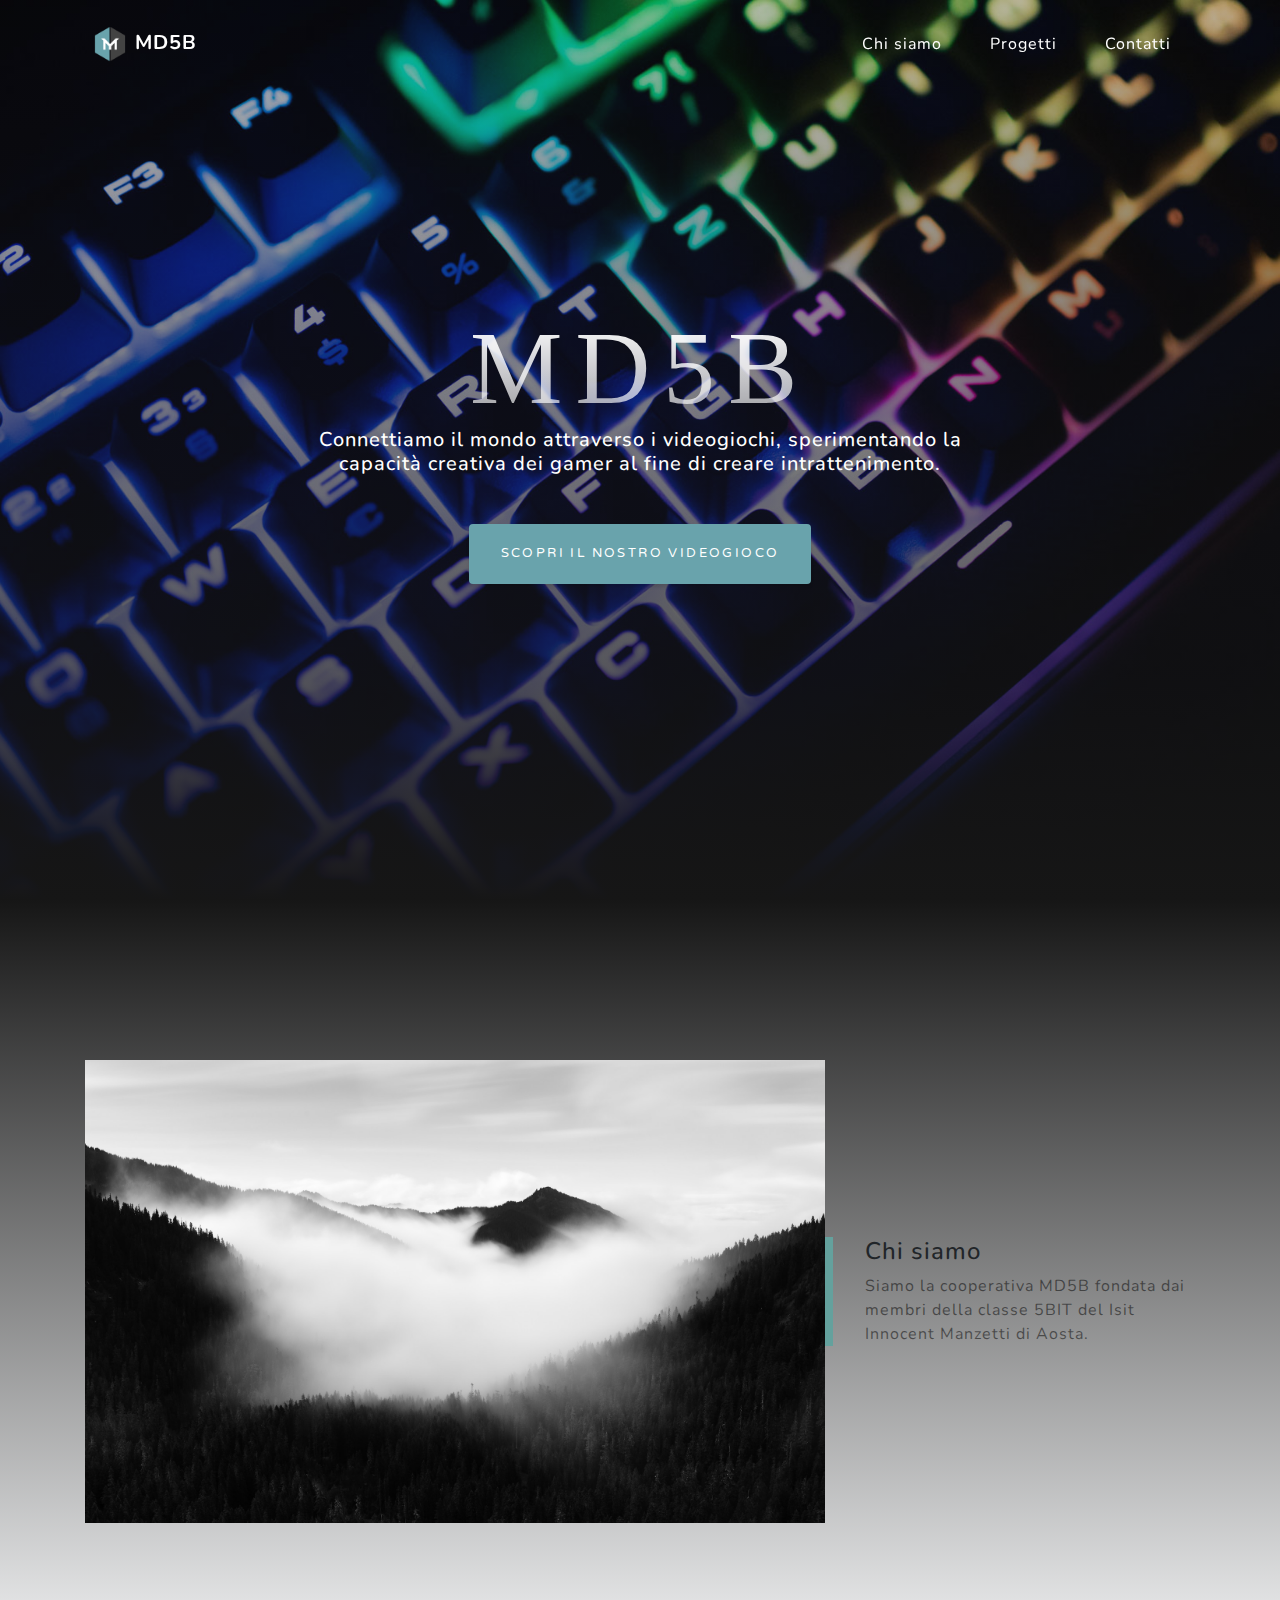
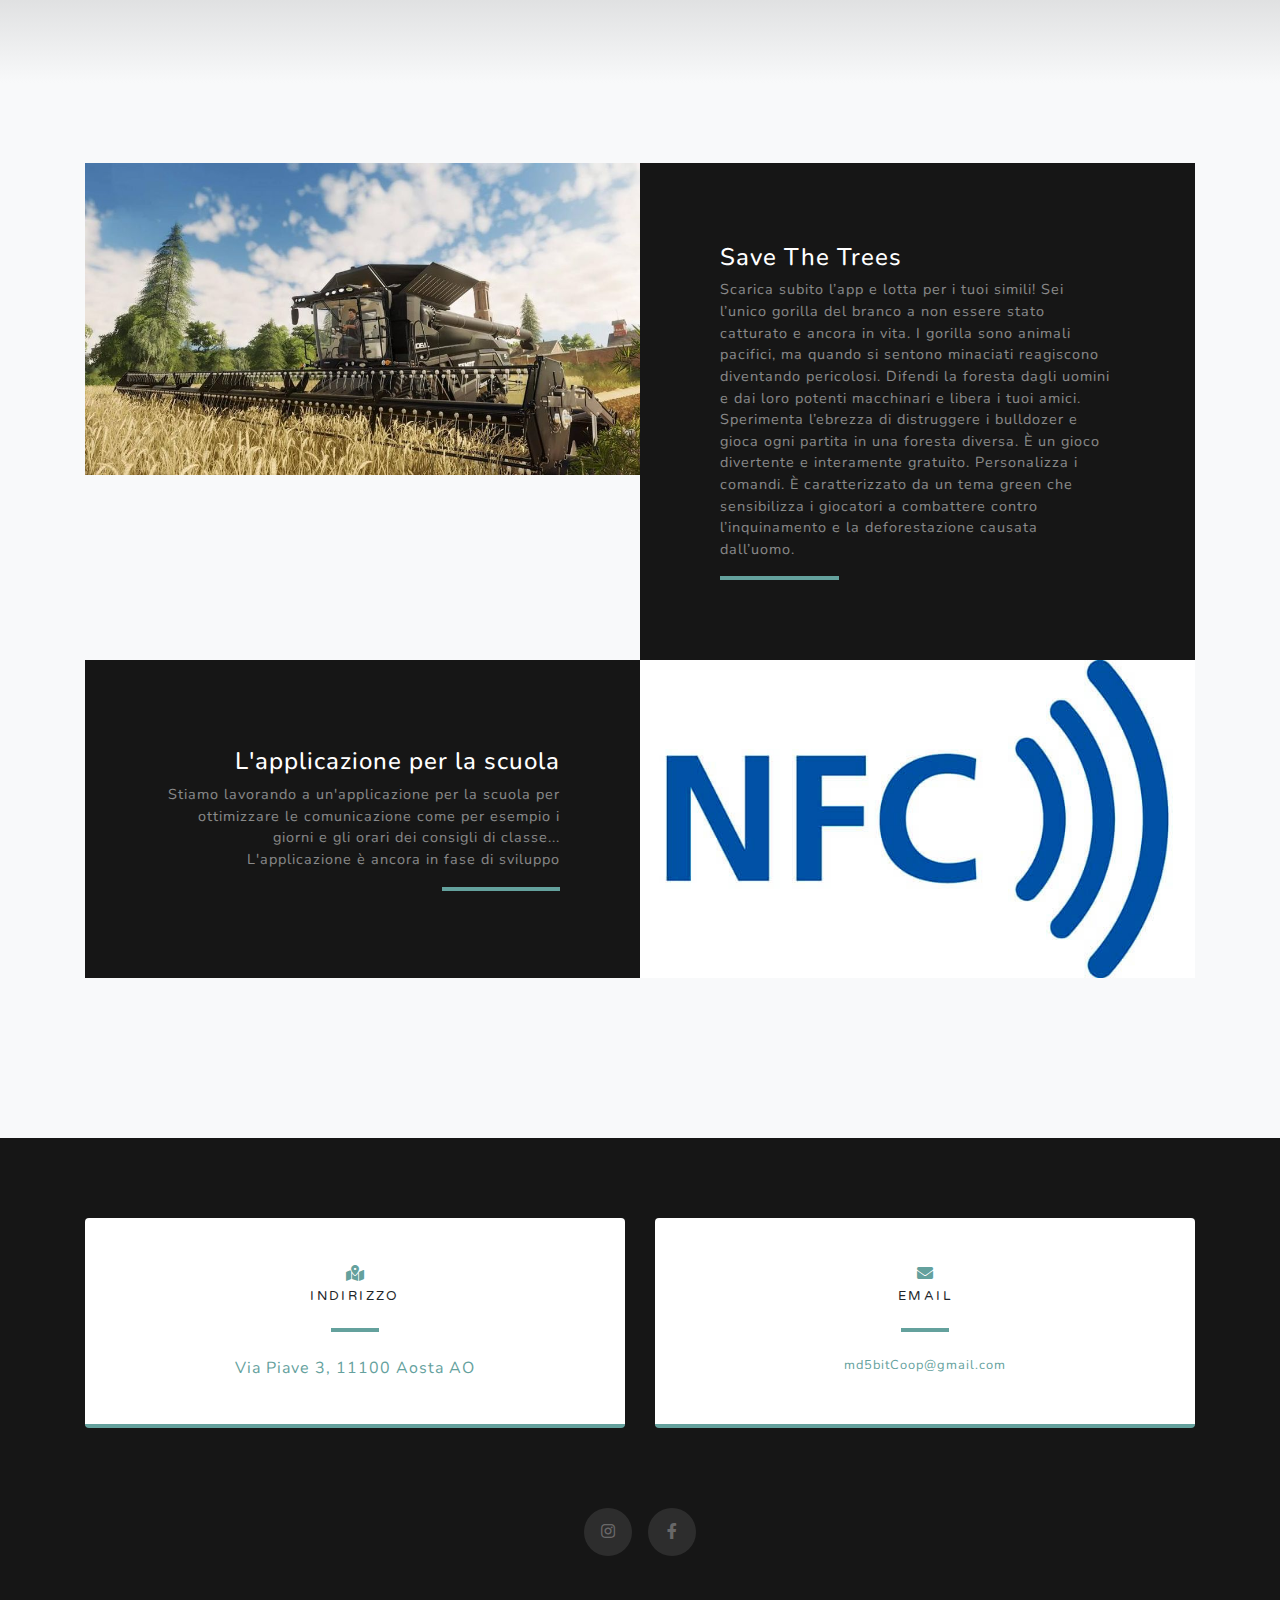
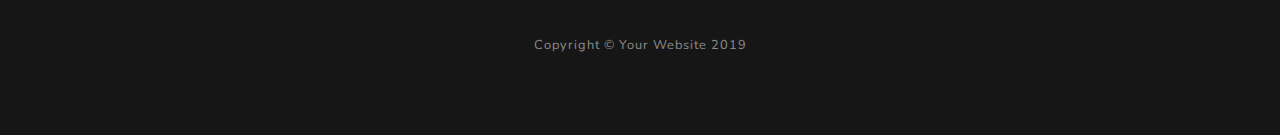
<file: sito_cooperativa/index.html>
<!DOCTYPE html>
<html lang="en">

<head>

  <meta charset="utf-8">
  <meta name="viewport" content="width=device-width, initial-scale=1, shrink-to-fit=no">
  <meta name="description" content="">
  <meta name="author" content="">

  <title>MD5B</title>

  <!-- Bootstrap core CSS -->
  <link href="vendor/bootstrap/css/bootstrap.min.css" rel="stylesheet">

  <!-- Custom fonts for this template -->
  <link href="vendor/fontawesome-free/css/all.min.css" rel="stylesheet">
  <link href="https://fonts.googleapis.com/css?family=Varela+Round" rel="stylesheet">
  <link href="https://fonts.googleapis.com/css?family=Nunito:200,200i,300,300i,400,400i,600,600i,700,700i,800,800i,900,900i" rel="stylesheet">

  <!-- Custom styles for this template -->
  <link href="css/grayscale.min.css" rel="stylesheet">
  <link href="css/mystyle.css" rel="stylesheet">
</head>

<body id="page-top">

  <!-- Navigation -->
  <nav class="navbar navbar-expand-lg navbar-light fixed-top navbar-shrink" id="mainNav">
    <div class="container">
      <a class="navbar-brand  js-scroll-trigger" href="#page-top"><img src="img/logoScuolaDef.png" class="d-inline-block align-middle" width="50" alt="">MD5B</a>
      <button class="navbar-toggler navbar-toggler-right" type="button" data-toggle="collapse" data-target="#navbarResponsive" aria-controls="navbarResponsive" aria-expanded="false" aria-label="Toggle navigation" >
        Menu
        <i class="fas fa-bars"></i>
      </button>
      <div class="collapse navbar-collapse" id="navbarResponsive">
        <ul class="navbar-nav ml-auto">
          <li class="nav-item">
            <a class="nav-link js-scroll-trigger" href="#about">Chi siamo</a>
          </li>
          <li class="nav-item">
            <a class="nav-link js-scroll-trigger" href="#projects">Progetti</a>
          </li>
          <li class="nav-item">
            <a class="nav-link js-scroll-trigger" href="#contatti">Contatti</a>
          </li>
        </ul>
      </div>
    </div>
  </nav>

  <!-- Header -->
  <header class="masthead">
    <div class="container d-flex h-100 align-items-center ">
      <div class="mx-auto text-center">
        <h1 class="mx-auto my-0 text-uppercase" style="font-family: Times">md5b</h1>
        <h2 class="text-white-50 mx-auto mt-2 mb-5" style="max-width: 45rem; color: rgba(255,255,255,1) !important;">Connettiamo il mondo attraverso i videogiochi, sperimentando la capacit&agrave creativa dei gamer al fine di creare intrattenimento.</h2>
		<a href="savethetree.html" class="btn btn-primary js-scroll-trigger" style="background-color:#69a3ac">Scopri il nostro videogioco</a>
	  </div>
    </div>
  </header>

  <!-- About Section -->
  <section id="about" class="projects-section bg-light" style="background-image: linear-gradient(#161616, #f8f9fa)">
    <div class="container">
      <div class="row align-items-center no-gutters">
        <div class="col-xl-8 col-lg-7">
          <img class="img-fluid mb-3 mb-lg-0" src="img/classe.jpg" alt="">
        </div>
        <div class="col-xl-4 col-lg-5">
          <div class="featured-text text-center text-lg-left">
            <h4>Chi siamo</h4>
            <p class="text-black-50 mb-0">
              Siamo la cooperativa MD5B fondata dai membri della classe 5BIT del Isit Innocent Manzetti di Aosta.
            </p>
          </div>
        </div>
      </div>
    </div>
  </section>

  <!-- project section -->
  <section id="projects" class="projects-section bg-light" style="padding-top:5rem">
    <div class="container">
		<div class="row justify-content-center no-gutters mb-5 mb-lg-0">
		</div>
      <div class="row justify-content-center no-gutters mb-5 mb-lg-0">
        <div class="col-lg-6">
          <a  href="savethetree.html"><img class="img-fluid" src="img/videogioco.png" alt=""></a>
        </div>
        <div class="col-lg-6">
          <div class="bg-black text-center h-100 project">
            <div class="d-flex h-100">
              <div class="project-text w-100 my-auto text-center text-lg-left">
                <a href="savethetree.html"><h4 class="text-white">Save The Trees</h4></a>
                <p class="mb-0 text-white-50">
					Scarica subito l’app e lotta per i tuoi simili! 
					Sei l’unico gorilla del branco a non essere stato catturato e ancora in vita. 
					I gorilla sono animali pacifici, ma quando si sentono minaciati reagiscono diventando pericolosi. 
					Difendi la foresta dagli uomini e dai loro potenti macchinari e libera i tuoi amici.
					Sperimenta l’ebrezza di distruggere i bulldozer e gioca ogni partita in una foresta diversa.
					È un gioco divertente e interamente gratuito. 
					Personalizza i comandi.
					È caratterizzato da un tema green che sensibilizza i giocatori a combattere contro l’inquinamento e la deforestazione causata dall’uomo.
                </p>
                <hr class="d-none d-lg-block mb-0 ml-0">
              </div>
            </div>
          </div>
        </div>
      </div>

      <!-- Project due -->
      <div class="row justify-content-center no-gutters">
        <div class="col-lg-6">
          <img class="img-fluid" src="img/nfc.jpg" alt="">
        </div>
        <div class="col-lg-6 order-lg-first">
          <div class="bg-black text-center h-100 project">
            <div class="d-flex h-100">
              <div class="project-text w-100 my-auto text-center text-lg-right">
                <h4 class="text-white">L'applicazione per la scuola</h4>
                <p class="mb-0 text-white-50">
                  Stiamo lavorando a un'applicazione per la scuola per ottimizzare le comunicazione come per esempio i giorni e gli orari dei consigli di classe... <br>L'applicazione è ancora in fase di sviluppo
                </p>
                <hr class="d-none d-lg-block mb-0 mr-0">
              </div>
            </div>
          </div>
        </div>
      </div>
    </div>
  </section>

  <!-- Contact Section -->
  <section id="contatti" class="contact-section bg-black">
    <div class="container">

      <div class="row">

        <div class="col-md-6 mb-3 mb-md-0">
          <div class="card py-4 h-100">
            <div class="card-body text-center">
              <i class="fas fa-map-marked-alt text-primary mb-2"></i>
              <h4 class="text-uppercase m-0">Indirizzo</h4>
              <hr class="my-4">
              <a href="https://www.google.it/maps/place/ISIT+Innocent+Manzetti/@45.7354222,7.3181942,17z/data=!3m1!4b1!4m5!3m4!1s0x478920ba7142b477:0xd13a98bfbea8aaed!8m2!3d45.7354185!4d7.3203829" target="_blank">Via Piave 3, 11100 Aosta AO</a>
            </div>
          </div>
        </div>

        <div class="col-md-6 mb-3 mb-md-0">
          <div class="card py-4 h-100">
            <div class="card-body text-center">
              <i class="fas fa-envelope text-primary mb-2"></i>
              <h4 class="text-uppercase m-0">Email</h4>
              <hr class="my-4">
              <div class="small text-black-50">
                <a href="mailto:md5bitCoop@gmail.com" target="_blank">md5bitCoop@gmail.com</a>
              </div>
            </div>
          </div>
        </div>
      </div>

      <div class="social d-flex justify-content-center">
        <a href="https://www.instagram.com/md5b.games/" target="_blank" class="mx-2">
          <i class="fab fa-instagram"></i>
        </a>
        <a href="https://www.facebook.com/MD5B-103230754547685/" target="_blank" class="mx-2">
          <i class="fab fa-facebook-f"></i>
        </a>
        <!-- a href="#" class="mx-2">
          <i class="fab fa-twitter"></i>
        </a -->
      </div>

    </div>
  </section>

  <!-- Footer -->
  <footer class="bg-black small text-center text-white-50">
    <div class="container">
      Copyright &copy; Your Website 2019
    </div>
  </footer>

  <!-- Bootstrap core JavaScript -->
  <script src="vendor/jquery/jquery.min.js"></script>
  <script src="vendor/bootstrap/js/bootstrap.bundle.min.js"></script>

  <!-- Plugin JavaScript -->
  <script src="vendor/jquery-easing/jquery.easing.min.js"></script>

  <!-- Custom scripts for this template -->
  <script src="js/grayscale.min.js"></script>

</body>

</html>
</file>
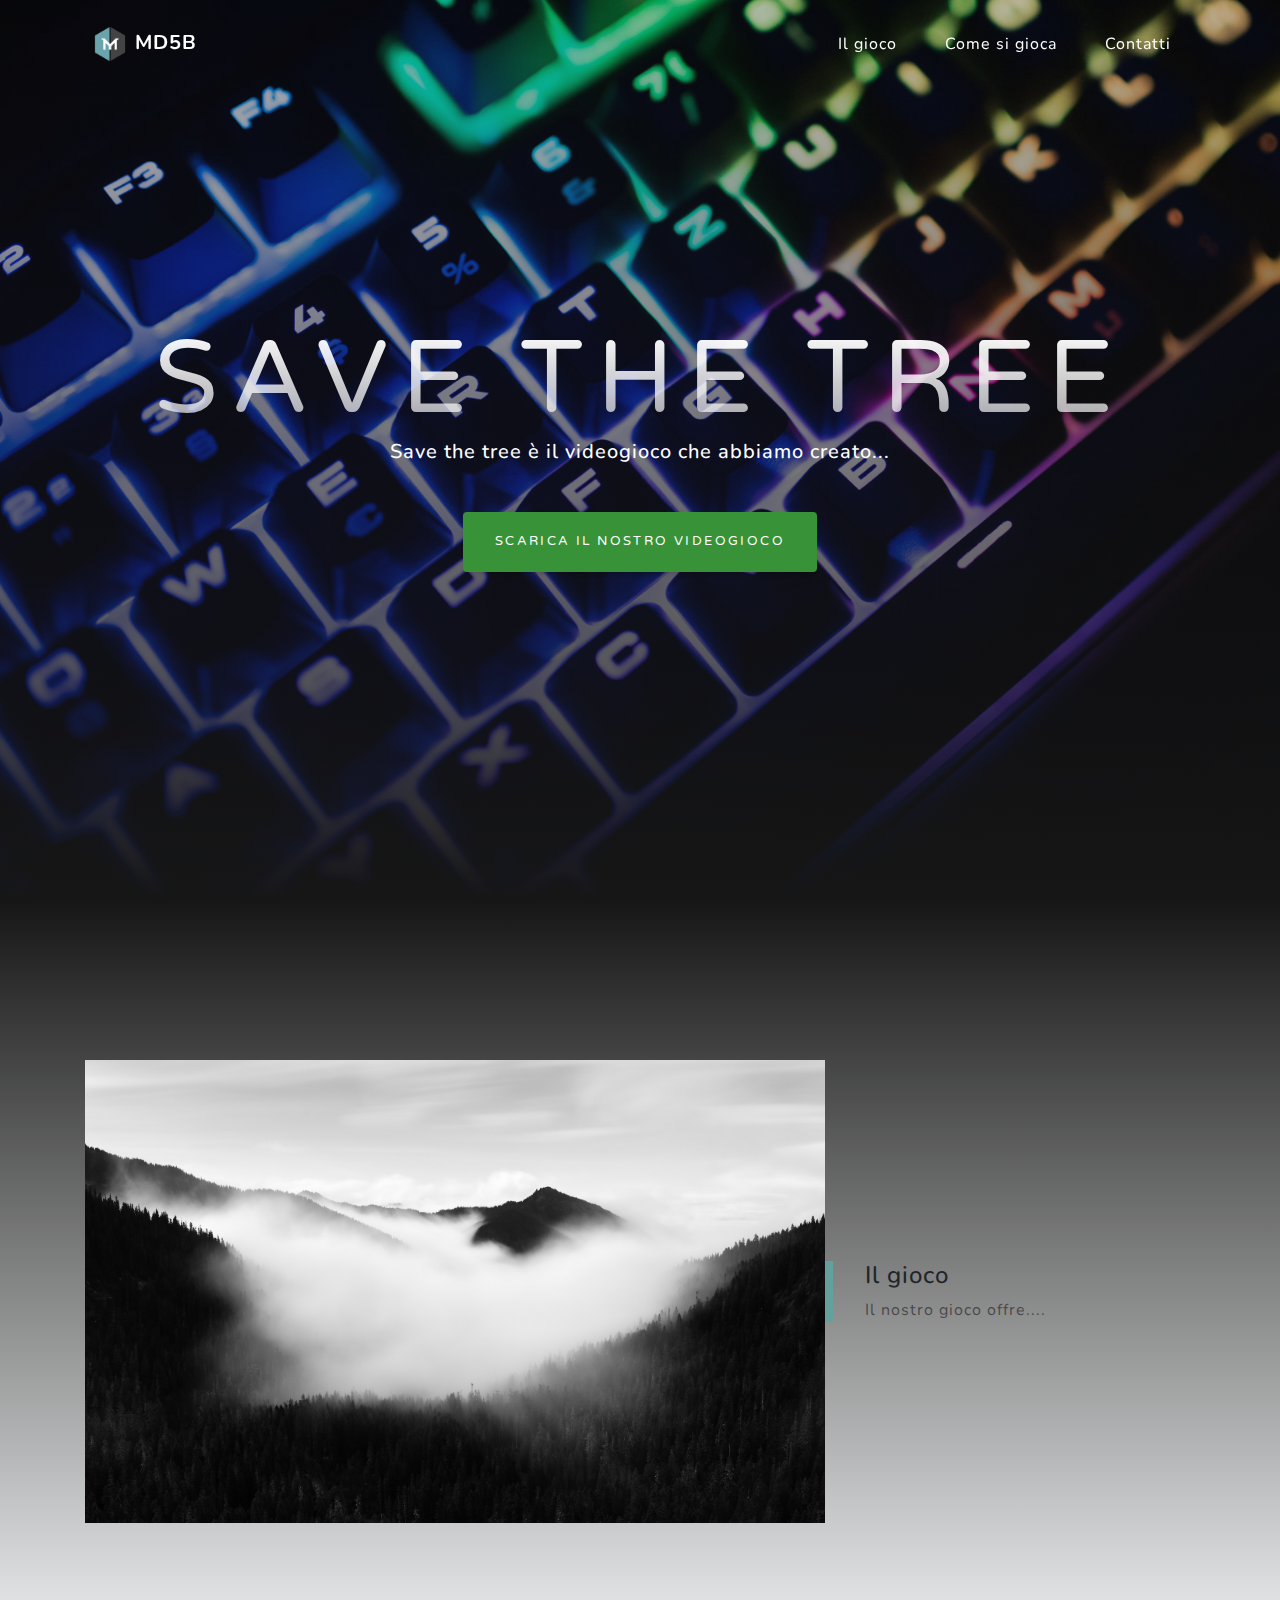
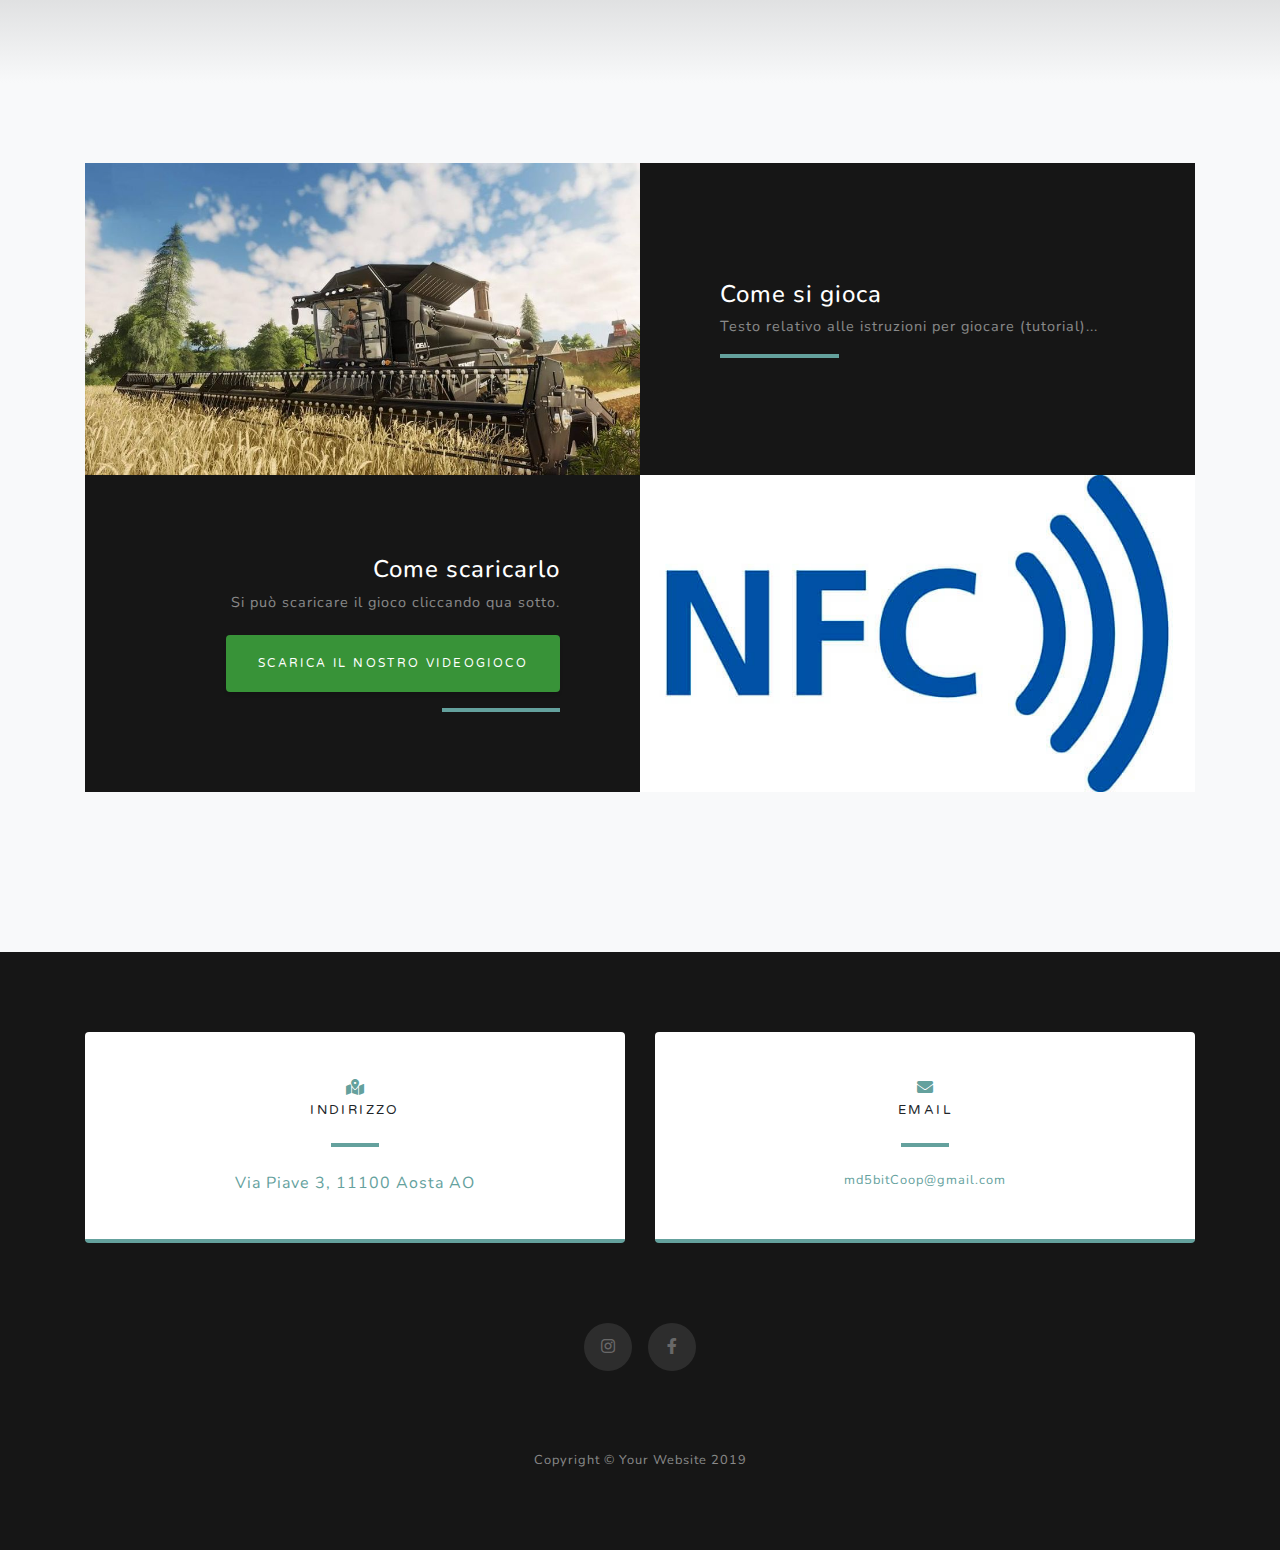
<file: sito_cooperativa/savethetree.html>
<!DOCTYPE html>
<html lang="en">

<head>

  <meta charset="utf-8">
  <meta name="viewport" content="width=device-width, initial-scale=1, shrink-to-fit=no">
  <meta name="description" content="">
  <meta name="author" content="">

  <title>Savethetree</title>

  <!-- Bootstrap core CSS -->
  <link href="vendor/bootstrap/css/bootstrap.min.css" rel="stylesheet">

  <!-- Custom fonts for this template -->
  <link href="vendor/fontawesome-free/css/all.min.css" rel="stylesheet">
  <link href="https://fonts.googleapis.com/css?family=Varela+Round" rel="stylesheet">
  <link href="https://fonts.googleapis.com/css?family=Nunito:200,200i,300,300i,400,400i,600,600i,700,700i,800,800i,900,900i" rel="stylesheet">

  <!-- Custom styles for this template -->
  <link href="css/grayscale.min.css" rel="stylesheet">
  <link href="css/mystyle.css" rel="stylesheet">
</head>

<body id="page-top">

  <!-- Navigation -->
  <nav class="navbar navbar-expand-lg navbar-light fixed-top navbar-shrink" id="mainNav">
    <div class="container">
      <a class="navbar-brand  js-scroll-trigger" href="index.html"><img src="img/logoScuolaDef.png" class="d-inline-block align-middle" width="50" alt="">MD5B</a>
      <button class="navbar-toggler navbar-toggler-right" type="button" data-toggle="collapse" data-target="#navbarResponsive" aria-controls="navbarResponsive" aria-expanded="false" aria-label="Toggle navigation">
        Menu
        <i class="fas fa-bars"></i>
      </button>
      <div class="collapse navbar-collapse" id="navbarResponsive">
        <ul class="navbar-nav ml-auto">
          <li class="nav-item">
            <a class="nav-link js-scroll-trigger" href="#about">Il gioco</a>
          </li>
          <li class="nav-item">
            <a class="nav-link js-scroll-trigger" href="#projects">Come si gioca</a>
          </li>
          <li class="nav-item">
            <a class="nav-link js-scroll-trigger" href="#contatti">Contatti</a>
          </li>
        </ul>
      </div>
    </div>
  </nav>

  <!-- Header -->
  <header class="masthead">
    <div class="container d-flex h-100 align-items-center ">
      <div class="mx-auto text-center">
        <h1 class="mx-auto my-0 text-uppercase" style="font-family: ">save the tree</h1>
        <h2 class="text-white-50 mx-auto mt-2 mb-5" style="max-width: 45rem; color: rgba(255,255,255,1) !important;">Save the tree &egrave; il videogioco che abbiamo creato... </h2>
		<a href="https://play.google.com/store/apps/details?id=com.MD5B.PreBeta" class="btn btn-primary js-scroll-trigger" style="background-color:#389338" target="_blank"  >Scarica il nostro videogioco</a>
	  </div>
    </div>
  </header>

  <!-- About Section -->
  <section id="about" class="projects-section bg-light" style="background-image: linear-gradient(#161616, #f8f9fa)">
    <div class="container">
      <div class="row align-items-center no-gutters">
        <div class="col-xl-8 col-lg-7">
          <img class="img-fluid mb-3 mb-lg-0" src="img/classe.jpg" alt="">
        </div>
        <div class="col-xl-4 col-lg-5">
          <div class="featured-text text-center text-lg-left">
            <h4>Il gioco</h4>
            <p class="text-black-50 mb-0">
              Il nostro gioco offre....
            </p>
          </div>
        </div>
      </div>
    </div>
  </section>

  <!-- project section -->
  <section id="projects" class="projects-section bg-light" style="padding-top:5rem">
    <div class="container">
		<div class="row justify-content-center no-gutters mb-5 mb-lg-0">
		</div>
      <div class="row justify-content-center no-gutters mb-5 mb-lg-0">
        <div class="col-lg-6">
          <img class="img-fluid" src="img/videogioco.png" alt="">
        </div>
        <div class="col-lg-6">
          <div class="bg-black text-center h-100 project">
            <div class="d-flex h-100">
              <div class="project-text w-100 my-auto text-center text-lg-left">
                <a href="https://play.google.com/store/apps/details?id=com.MD5B.PreBeta" target="_blank"><h4 class="text-white">Come si gioca</h4></a>
                <p class="mb-0 text-white-50">
					Testo relativo alle istruzioni per giocare (tutorial)...
                </p>
                <hr class="d-none d-lg-block mb-0 ml-0">
              </div>
            </div>
          </div>
        </div>
      </div>

      <!-- Project due -->
      <div class="row justify-content-center no-gutters">
        <div class="col-lg-6">
          <img class="img-fluid" src="img/nfc.jpg" alt="">
        </div>
        <div class="col-lg-6 order-lg-first">
          <div class="bg-black text-center h-100 project">
            <div class="d-flex h-100">
              <div class="project-text w-100 my-auto text-center text-lg-right">
                <h4 class="text-white">Come scaricarlo</h4>
                <p class="mb-0 text-white-50">
                Si può scaricare il gioco cliccando qua sotto.
                </p><br>
                <a href="https://play.google.com/store/apps/details?id=com.MD5B.PreBeta" class="btn btn-primary js-scroll-trigger" style="background-color:#389338" target="_blank" >Scarica il nostro videogioco</a>
                <hr class="d-none d-lg-block mb-0 mr-0">
              </div>
            </div>
          </div>
        </div>
      </div>
    </div>
  </section>

  <!-- Contact Section -->
  <section id="contatti" class="contact-section bg-black">
    <div class="container">

      <div class="row">

        <div class="col-md-6 mb-3 mb-md-0">
          <div class="card py-4 h-100">
            <div class="card-body text-center">
              <i class="fas fa-map-marked-alt text-primary mb-2"></i>
              <h4 class="text-uppercase m-0">Indirizzo</h4>
              <hr class="my-4">
              <a href="https://www.google.it/maps/place/ISIT+Innocent+Manzetti/@45.7354222,7.3181942,17z/data=!3m1!4b1!4m5!3m4!1s0x478920ba7142b477:0xd13a98bfbea8aaed!8m2!3d45.7354185!4d7.3203829" target="_blank">Via Piave 3, 11100 Aosta AO</a>
            </div>
          </div>
        </div>

        <div class="col-md-6 mb-3 mb-md-0">
          <div class="card py-4 h-100">
            <div class="card-body text-center">
              <i class="fas fa-envelope text-primary mb-2"></i>
              <h4 class="text-uppercase m-0">Email</h4>
              <hr class="my-4">
              <div class="small text-black-50">
                <a href="mailto:md5bitCoop@gmail.com" target="_blank">md5bitCoop@gmail.com</a>
              </div>
            </div>
          </div>
        </div>
      </div>

      <div class="social d-flex justify-content-center">
        <a href="https://www.instagram.com/md5b.games/" target="_blank" class="mx-2">
          <i class="fab fa-instagram"></i>
        </a>
        <a href="https://www.facebook.com/MD5B-103230754547685/" target="_blank" class="mx-2">
          <i class="fab fa-facebook-f"></i>
        </a>
        <!-- a href="#" class="mx-2">
          <i class="fab fa-twitter"></i>
        </a -->
      </div>

    </div>
  </section>

  <!-- Footer -->
  <footer class="bg-black small text-center text-white-50">
    <div class="container">
      Copyright &copy; Your Website 2019
    </div>
  </footer>

  <!-- Bootstrap core JavaScript -->
  <script src="vendor/jquery/jquery.min.js"></script>
  <script src="vendor/bootstrap/js/bootstrap.bundle.min.js"></script>

  <!-- Plugin JavaScript -->
  <script src="vendor/jquery-easing/jquery.easing.min.js"></script>

  <!-- Custom scripts for this template -->
  <script src="js/grayscale.min.js"></script>

</body>

</html>
</file>
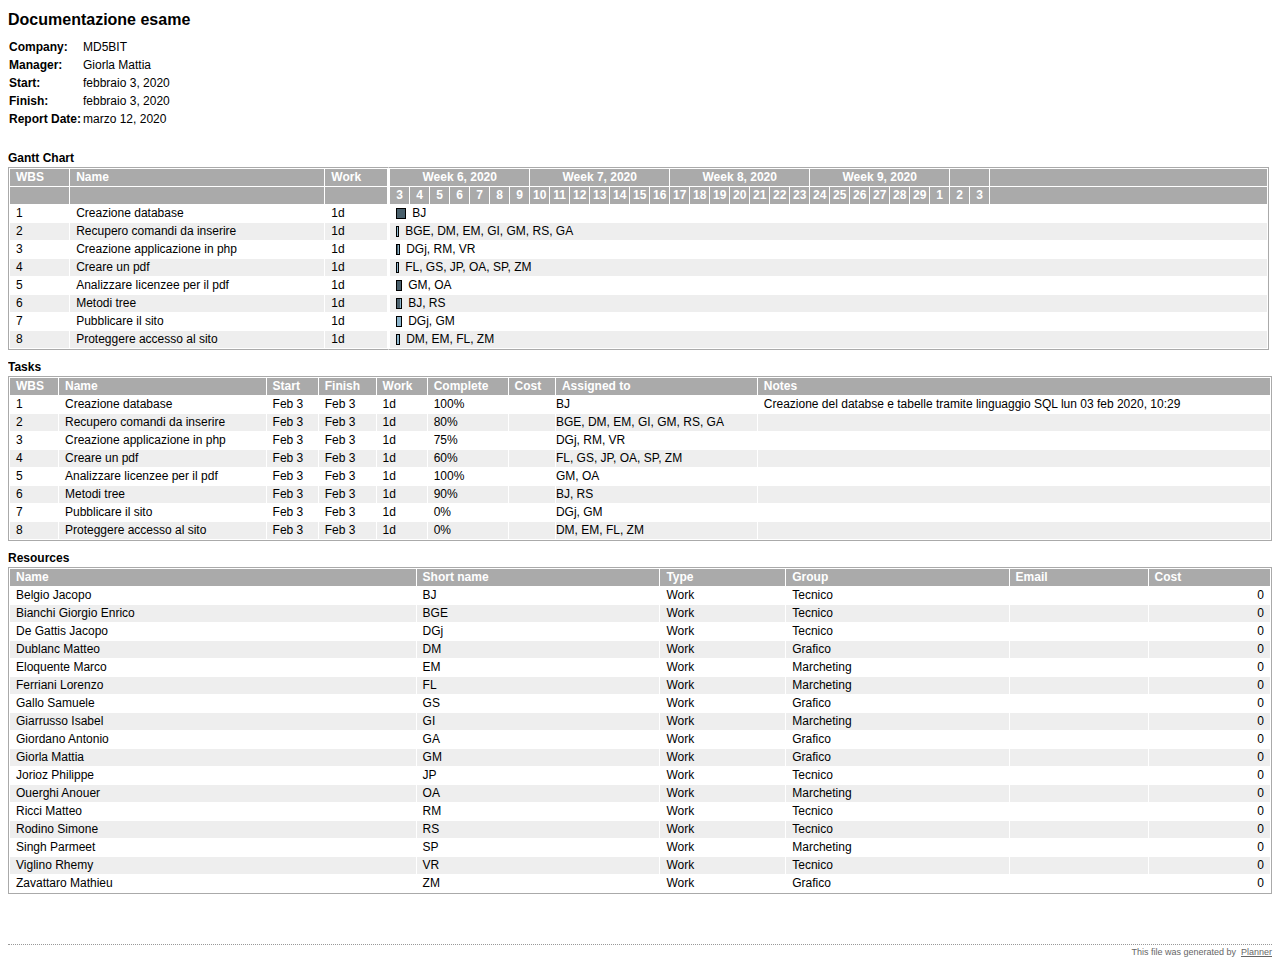
<file: manuale/doc/incarichi.html>
<?xml version="1.0" encoding="utf-8"?>
<!DOCTYPE html PUBLIC "-//W3C//DTD XHTML 1.0 Strict//EN" "http://www.w3.org/TR/xhtml1/DTD/xhtml1-strict.dtd">
<html xmlns="http://www.w3.org/1999/xhtml" xmlns:date="http://exslt.org/dates-and-times">
  <head>
    <meta http-equiv="Content-Type" content="text/html; charset=utf-8" />
<!--
              This file is generated from xml source: DO NOT EDIT
      -->
    <title>Documentazione esame - Planner</title>
    <meta name="GENERATOR" content="Planner HTML output" />
    <style type="text/css">

/* CSS Stylesheet for Planner HTML output.
 * 
 * Copyright (C) 2004-2005 Imendio AB
 * Copyright (C) 2003 CodeFactory AB
 * Copyright (C) 2003 Daniel Lundin (daniel@edgewall.com)
 * Copyright (C) 2004 Chris Ladd (caladd@particlestorm.net)
 */

/*
 * Fonts 
 */
html,body,table { 
 font-family: "Bitstream Vera Sans", helvetica, Arial, sans-serif;
 font-size: 12px;
 white-space: nowrap;
}

tr,td,th,table,font,span,div,h1,h2,h3 {
 font-family: "Bitstream Vera Sans", helvetica, Arial, sans-serif;
}

h1 {
 font-size: 16px;
}

h2 {
 font-size: 12px;
 margin-bottom: 2px;
}

div.separator {
 margin: 1em;
}

/*
 * Header
 */
table.proj-header {
 border: 0;
 margin: 0;
 width: auto;
}

table.proj-header .header {
 font-weight: bold;
}

/*
 * Footer
 */
.footer {
 float: left;
 width: 100%;
 margin-top: 50px;  
 padding-top: 2px;
 border-style: dotted;
 border-width: 1px 0 0 0;
 border-color: #999;
 font-size: 9px;
 text-align: right;
 clear: both;
 color: #666;
}

a:link, a:visited {
 text-decoration: none;
 color: #666;
}

a:hover[href] {
 text-decoration: underline;
}


/*
 * Layout
 */

.gantt, .gantt-tasklist, .gantt-chart, .tasklist, .resourcelist {
 float: left;
}

.gantt-tasklist, .gantt-chart, .tasklist-table, .resourcelist-table {
 border-style: solid;
 border-width: 1px;
 border-color: #aaa;
}

.gantt-tasklist, .gantt-chart, .tasklist, .resourcelist {
 overflow: auto;
}

.gantt, .tasklist, .resourcelist {
  clear: both;
  width: 100%;
}

.gantt-tasklist {
 border-width: 1px 0px 1px 1px;
 width: 30%;
}

.gantt-chart {
 border-color: #aaa #aaa #aaa #fff;
 width: 69.5%;
}

.tasklist, .resourcelist {
 clear: left;
}

table {
 width: 100%;
 border-collapse: collapse;
 border-style: none;
 border-color: #fff;
 white-space: nowrap;
 margin: 0;
}

tr, td, th {
 white-space: nowrap;
 vertical-align: top;
 padding-top: 1px;
 padding-bottom: 1px;
}

th {
 vertical-align: top;
}

tr {
 height: 1.5em;
}

tr.header {
 background-color: #aaa;
 color: #fff;
}

tr.even {
 background-color: #eee;
}

tr.odd {
 background-color: #fff;
}

th span, td span {
 margin-left: 6px;
 margin-right: 6px;
}

th.note {
 min-width: 20em;
}

td.note {
 white-space: normal;
}

/*
 * Gantt
 */
div.gantt-empty-begin, div.gantt-empty-end, div.gantt-complete-done, div.gantt-complete-notdone, div.gantt-summary {
 overflow: hidden;
 clear: none;
 float: left; 
 height: 0.75em;
 margin-top: 0.15em;
 margin-bottom: 0;
}

div.gantt-complete-done {
 background-color: #495f6b;
 height: 0.75em;
 margin-top: 0;
 margin-bottom: 0;
}

div.gantt-complete-notdone {
 background-color: #8db6cd;
 border-style: solid;
 border-width: 1px;
}

div.gantt-summary {
 height: 0.3em;
 margin-top: 0.25em;
 border-bottom: 2px dashed #000;
}

div.gantt-empty-end {
 margin-left: 0;
}

div.gantt-milestone {
 float: left;
 font-size: 0.9em;
 color: #000000;
 position: relative;
 margin-left: 0;
 margin-right: 0;
}

div.gantt-resources {
 float: left;
 margin-left: 0.5em;
 white-space: nowrap;
}

th.gantt-1day-header {
  width: 19px;
}

th.gantt-2day-header {
  width: 39px;
}

th.gantt-3day-header {
  width: 59px;
}

th.gantt-4day-header {
  width: 79px;
}

th.gantt-5day-header {
  width: 99px;
}

th.gantt-6day-header {
  width: 119px;
}

th.gantt-week-header, .gantt-resources {
 width: 139px;
}

th.gantt-day-header {
 margin: 0;
 padding-top: 1px;
 padding-bottom: 1px;
 width: 19px;
}

</style>
<!--[if IE]><style type="text/css">

/* IE specific overrides to compensate for the different box model used by IE
 * (see http://en.wikipedia.org/wiki/Internet_Explorer_box_model_bug)
 */

.gantt-resources {
  overflow: hidden;
}


.tasklist, .resourcelist {
  overflow-x: auto;
  overflow-y: hidden;
  padding-bottom: 1em;
}


.gantt-tasklist, .gantt-chart {
  overflow-x: scroll;
  overflow-y: hidden;
}


.gantt-chart {
  padding-bottom: 1px;
}



.tasklist-table, .resourcelist-table {
  width: 99.8%;
}

/*
div.gantt-empty-begin, div.gantt-empty-end, div.gantt-complete-done, div.gantt-complete-notdone, div.gantt-summary {
 height: 1.75em;
}

div.gantt-complete-done {
 height: 0.75em;
}

div.gantt-summary {
 height: 0.3em;
}
*/
th.gantt-1day-header {
  width: 20px;
}

th.gantt-2day-header {
  width: 40px;
}

th.gantt-3day-header {
  width: 60px;
}

th.gantt-4day-header {
  width: 80px;
}

th.gantt-5day-header {
  width: 100px;
}

th.gantt-6day-header {
  width: 120px;
}

th.gantt-week-header {
 width: 140px;
}

th.gantt-day-header {
 width: 20px;
}

</style><![endif]-->
<!--[if gte IE 7]><style type="text/css">

.gantt-chart {
  padding-bottom: 0px;
}

</style><![endif]-->
  </head>
  <body>
    <h1 class="proj-title">
      <a name="project" id="project">Documentazione esame</a>
    </h1>
    <table class="proj-header">
      <tr>
        <td class="header">Company:</td>
        <td>MD5BIT</td>
      </tr>
      <tr>
        <td class="header">Manager:</td>
        <td>Giorla Mattia</td>
      </tr>
      <tr>
        <td class="header">Start:</td>
        <td>febbraio 3, 2020</td>
      </tr>
      <tr>
        <td class="header">Finish:</td>
        <td>febbraio 3, 2020</td>
      </tr>
      <tr>
        <td class="header">Report Date:</td>
        <td>marzo 12, 2020</td>
      </tr>
    </table>
    <div class="separator"></div>
    <div class="gantt">
      <h2>
        <a name="gantt" id="gantt">Gantt Chart</a>
      </h2>
      <div class="gantt-tasklist">
        <table cellspacing="0" cellpadding="0" border="1">
          <tr class="header" align="left">
            <th>
              <span>WBS</span>
            </th>
            <th>
              <span>Name</span>
            </th>
            <th>
              <span>Work</span>
            </th>
          </tr>
          <tr class="header">
            <th> </th>
            <th> </th>
            <th> </th>
          </tr>
          <tr class="odd">
            <td>
              <span>1</span>
            </td>
            <td>
              <a name="gantt-1" style="white-space: nowrap; margin-left: 0px;" id="gantt-1">
                <span>Creazione database</span>
              </a>
            </td>
            <td>
              <span>1d </span>
            </td>
          </tr>
          <tr class="even">
            <td>
              <span>2</span>
            </td>
            <td>
              <a name="gantt-2" style="white-space: nowrap; margin-left: 0px;" id="gantt-2">
                <span>Recupero comandi da inserire </span>
              </a>
            </td>
            <td>
              <span>1d </span>
            </td>
          </tr>
          <tr class="odd">
            <td>
              <span>3</span>
            </td>
            <td>
              <a name="gantt-3" style="white-space: nowrap; margin-left: 0px;" id="gantt-3">
                <span>Creazione applicazione in php</span>
              </a>
            </td>
            <td>
              <span>1d </span>
            </td>
          </tr>
          <tr class="even">
            <td>
              <span>4</span>
            </td>
            <td>
              <a name="gantt-4" style="white-space: nowrap; margin-left: 0px;" id="gantt-4">
                <span>Creare un pdf</span>
              </a>
            </td>
            <td>
              <span>1d </span>
            </td>
          </tr>
          <tr class="odd">
            <td>
              <span>5</span>
            </td>
            <td>
              <a name="gantt-5" style="white-space: nowrap; margin-left: 0px;" id="gantt-5">
                <span>Analizzare licenzee per il pdf</span>
              </a>
            </td>
            <td>
              <span>1d </span>
            </td>
          </tr>
          <tr class="even">
            <td>
              <span>6</span>
            </td>
            <td>
              <a name="gantt-6" style="white-space: nowrap; margin-left: 0px;" id="gantt-6">
                <span>Metodi tree</span>
              </a>
            </td>
            <td>
              <span>1d </span>
            </td>
          </tr>
          <tr class="odd">
            <td>
              <span>7</span>
            </td>
            <td>
              <a name="gantt-7" style="white-space: nowrap; margin-left: 0px;" id="gantt-7">
                <span>Pubblicare il sito </span>
              </a>
            </td>
            <td>
              <span>1d </span>
            </td>
          </tr>
          <tr class="even">
            <td>
              <span>8</span>
            </td>
            <td>
              <a name="gantt-8" style="white-space: nowrap; margin-left: 0px;" id="gantt-8">
                <span>Proteggere accesso al sito</span>
              </a>
            </td>
            <td>
              <span>1d </span>
            </td>
          </tr>
        </table>
      </div>
      <div class="gantt-chart">
        <table cellspacing="0" cellpadding="0" border="1" style="table-layout: fixed;">
          <tr class="header" align="left">
            <th class="gantt-week-header" align="center" colspan="7">Week 6, 2020</th>
            <th class="gantt-week-header" align="center" colspan="7">Week 7, 2020</th>
            <th class="gantt-week-header" align="center" colspan="7">Week 8, 2020</th>
            <th class="gantt-week-header" align="center" colspan="7">Week 9, 2020</th>
            <th class="gantt-2day-header" colspan="2"></th>
            <th></th>
          </tr>
          <tr class="header" align="left">
            <th class="gantt-day-header" align="center">3</th>
            <th class="gantt-day-header" align="center">4</th>
            <th class="gantt-day-header" align="center">5</th>
            <th class="gantt-day-header" align="center">6</th>
            <th class="gantt-day-header" align="center">7</th>
            <th class="gantt-day-header" align="center">8</th>
            <th class="gantt-day-header" align="center">9</th>
            <th class="gantt-day-header" align="center">10</th>
            <th class="gantt-day-header" align="center">11</th>
            <th class="gantt-day-header" align="center">12</th>
            <th class="gantt-day-header" align="center">13</th>
            <th class="gantt-day-header" align="center">14</th>
            <th class="gantt-day-header" align="center">15</th>
            <th class="gantt-day-header" align="center">16</th>
            <th class="gantt-day-header" align="center">17</th>
            <th class="gantt-day-header" align="center">18</th>
            <th class="gantt-day-header" align="center">19</th>
            <th class="gantt-day-header" align="center">20</th>
            <th class="gantt-day-header" align="center">21</th>
            <th class="gantt-day-header" align="center">22</th>
            <th class="gantt-day-header" align="center">23</th>
            <th class="gantt-day-header" align="center">24</th>
            <th class="gantt-day-header" align="center">25</th>
            <th class="gantt-day-header" align="center">26</th>
            <th class="gantt-day-header" align="center">27</th>
            <th class="gantt-day-header" align="center">28</th>
            <th class="gantt-day-header" align="center">29</th>
            <th class="gantt-day-header" align="center">1</th>
            <th class="gantt-day-header" align="center">2</th>
            <th class="gantt-day-header" align="center">3</th>
            <th align="center"></th>
          </tr>
          <tr class="odd">
            <td colspan="31">
              <div style="width: 601px; white-space: nowrap;">
                <div class="gantt-empty-begin" style="width: 6px;"></div>
                <div class="gantt-complete-notdone" style="width: 8px;">
                  <div class="gantt-complete-done" style="width: 8px;"></div>
                </div>
                <div class="gantt-empty-end"></div>
                <div class="gantt-resources">BJ</div>
              </div>
            </td>
          </tr>
          <tr class="even">
            <td colspan="31">
              <div style="width: 601px; white-space: nowrap;">
                <div class="gantt-empty-begin" style="width: 6px;"></div>
                <div class="gantt-complete-notdone" style="width: 1px;"></div>
                <div class="gantt-empty-end"></div>
                <div class="gantt-resources">BGE, DM, EM, GI, GM, RS, GA</div>
              </div>
            </td>
          </tr>
          <tr class="odd">
            <td colspan="31">
              <div style="width: 601px; white-space: nowrap;">
                <div class="gantt-empty-begin" style="width: 6px;"></div>
                <div class="gantt-complete-notdone" style="width: 2px;">
                  <div class="gantt-complete-done" style="width: 1px;"></div>
                </div>
                <div class="gantt-empty-end"></div>
                <div class="gantt-resources">DGj, RM, VR</div>
              </div>
            </td>
          </tr>
          <tr class="even">
            <td colspan="31">
              <div style="width: 601px; white-space: nowrap;">
                <div class="gantt-empty-begin" style="width: 6px;"></div>
                <div class="gantt-complete-notdone" style="width: 1px;"></div>
                <div class="gantt-empty-end"></div>
                <div class="gantt-resources">FL, GS, JP, OA, SP, ZM</div>
              </div>
            </td>
          </tr>
          <tr class="odd">
            <td colspan="31">
              <div style="width: 601px; white-space: nowrap;">
                <div class="gantt-empty-begin" style="width: 6px;"></div>
                <div class="gantt-complete-notdone" style="width: 4px;">
                  <div class="gantt-complete-done" style="width: 4px;"></div>
                </div>
                <div class="gantt-empty-end"></div>
                <div class="gantt-resources">GM, OA</div>
              </div>
            </td>
          </tr>
          <tr class="even">
            <td colspan="31">
              <div style="width: 601px; white-space: nowrap;">
                <div class="gantt-empty-begin" style="width: 6px;"></div>
                <div class="gantt-complete-notdone" style="width: 4px;">
                  <div class="gantt-complete-done" style="width: 3px;"></div>
                </div>
                <div class="gantt-empty-end"></div>
                <div class="gantt-resources">BJ, RS</div>
              </div>
            </td>
          </tr>
          <tr class="odd">
            <td colspan="31">
              <div style="width: 601px; white-space: nowrap;">
                <div class="gantt-empty-begin" style="width: 6px;"></div>
                <div class="gantt-complete-notdone" style="width: 4px;"></div>
                <div class="gantt-empty-end"></div>
                <div class="gantt-resources">DGj, GM</div>
              </div>
            </td>
          </tr>
          <tr class="even">
            <td colspan="31">
              <div style="width: 601px; white-space: nowrap;">
                <div class="gantt-empty-begin" style="width: 6px;"></div>
                <div class="gantt-complete-notdone" style="width: 2px;"></div>
                <div class="gantt-empty-end"></div>
                <div class="gantt-resources">DM, EM, FL, ZM</div>
              </div>
            </td>
          </tr>
        </table>
      </div>
    </div>
    <div class="separator"></div>
    <div class="tasklist">
      <h2>
        <a name="tasks" id="tasks">Tasks</a>
      </h2>
      <div class="tasklist-table">
        <table cellspacing="0" cellpadding="0" border="1">
          <tr class="header" align="left">
            <th>
              <span>WBS</span>
            </th>
            <th>
              <span>Name</span>
            </th>
            <th>
              <span>Start</span>
            </th>
            <th>
              <span>Finish</span>
            </th>
            <th>
              <span>Work</span>
            </th>
            <th>
              <span>Complete</span>
            </th>
            <th>
              <span>Cost</span>
            </th>
            <th>
              <span>Assigned to</span>
            </th>
            <th class="note">
              <span>Notes</span>
            </th>
          </tr>
          <tr class="odd" style="">
            <td>
              <span>1</span>
            </td>
            <td>
              <a name="task1" style="margin-left: 0px" id="task1">
                <span>Creazione database</span>
              </a>
            </td>
            <td>
              <span>Feb 3</span>
            </td>
            <td>
              <span>Feb 3</span>
            </td>
            <td>
              <span>1d </span>
            </td>
            <td>
              <span>100%
              </span>
            </td>
            <td>
              <span></span>
            </td>
            <td>BJ</td>
            <td class="note">
              <span>Creazione del databse e tabelle tramite linguaggio SQL
lun 03 feb 2020, 10:29
</span>
            </td>
          </tr>
          <tr class="even" style="">
            <td>
              <span>2</span>
            </td>
            <td>
              <a name="task2" style="margin-left: 0px" id="task2">
                <span>Recupero comandi da inserire </span>
              </a>
            </td>
            <td>
              <span>Feb 3</span>
            </td>
            <td>
              <span>Feb 3</span>
            </td>
            <td>
              <span>1d </span>
            </td>
            <td>
              <span>80%
              </span>
            </td>
            <td>
              <span></span>
            </td>
            <td>BGE, DM, EM, GI, GM, RS, GA</td>
            <td class="note">
              <span></span>
            </td>
          </tr>
          <tr class="odd" style="">
            <td>
              <span>3</span>
            </td>
            <td>
              <a name="task3" style="margin-left: 0px" id="task3">
                <span>Creazione applicazione in php</span>
              </a>
            </td>
            <td>
              <span>Feb 3</span>
            </td>
            <td>
              <span>Feb 3</span>
            </td>
            <td>
              <span>1d </span>
            </td>
            <td>
              <span>75%
              </span>
            </td>
            <td>
              <span></span>
            </td>
            <td>DGj, RM, VR</td>
            <td class="note">
              <span></span>
            </td>
          </tr>
          <tr class="even" style="">
            <td>
              <span>4</span>
            </td>
            <td>
              <a name="task4" style="margin-left: 0px" id="task4">
                <span>Creare un pdf</span>
              </a>
            </td>
            <td>
              <span>Feb 3</span>
            </td>
            <td>
              <span>Feb 3</span>
            </td>
            <td>
              <span>1d </span>
            </td>
            <td>
              <span>60%
              </span>
            </td>
            <td>
              <span></span>
            </td>
            <td>FL, GS, JP, OA, SP, ZM</td>
            <td class="note">
              <span></span>
            </td>
          </tr>
          <tr class="odd" style="">
            <td>
              <span>5</span>
            </td>
            <td>
              <a name="task5" style="margin-left: 0px" id="task5">
                <span>Analizzare licenzee per il pdf</span>
              </a>
            </td>
            <td>
              <span>Feb 3</span>
            </td>
            <td>
              <span>Feb 3</span>
            </td>
            <td>
              <span>1d </span>
            </td>
            <td>
              <span>100%
              </span>
            </td>
            <td>
              <span></span>
            </td>
            <td>GM, OA</td>
            <td class="note">
              <span></span>
            </td>
          </tr>
          <tr class="even" style="">
            <td>
              <span>6</span>
            </td>
            <td>
              <a name="task6" style="margin-left: 0px" id="task6">
                <span>Metodi tree</span>
              </a>
            </td>
            <td>
              <span>Feb 3</span>
            </td>
            <td>
              <span>Feb 3</span>
            </td>
            <td>
              <span>1d </span>
            </td>
            <td>
              <span>90%
              </span>
            </td>
            <td>
              <span></span>
            </td>
            <td>BJ, RS</td>
            <td class="note">
              <span></span>
            </td>
          </tr>
          <tr class="odd" style="">
            <td>
              <span>7</span>
            </td>
            <td>
              <a name="task7" style="margin-left: 0px" id="task7">
                <span>Pubblicare il sito </span>
              </a>
            </td>
            <td>
              <span>Feb 3</span>
            </td>
            <td>
              <span>Feb 3</span>
            </td>
            <td>
              <span>1d </span>
            </td>
            <td>
              <span>0%
              </span>
            </td>
            <td>
              <span></span>
            </td>
            <td>DGj, GM</td>
            <td class="note">
              <span></span>
            </td>
          </tr>
          <tr class="even" style="">
            <td>
              <span>8</span>
            </td>
            <td>
              <a name="task8" style="margin-left: 0px" id="task8">
                <span>Proteggere accesso al sito</span>
              </a>
            </td>
            <td>
              <span>Feb 3</span>
            </td>
            <td>
              <span>Feb 3</span>
            </td>
            <td>
              <span>1d </span>
            </td>
            <td>
              <span>0%
              </span>
            </td>
            <td>
              <span></span>
            </td>
            <td>DM, EM, FL, ZM</td>
            <td class="note">
              <span></span>
            </td>
          </tr>
        </table>
      </div>
    </div>
    <div class="separator"></div>
    <div class="resourcelist">
      <h2>
        <a name="resources" id="resources">Resources</a>
      </h2>
      <div class="resourcelist-table">
        <table cellspacing="0" cellpadding="0" border="1" width="100%">
          <tr class="header" align="left">
            <th>
              <span>Name</span>
            </th>
            <th>
              <span>Short name</span>
            </th>
            <th>
              <span>Type</span>
            </th>
            <th>
              <span>Group</span>
            </th>
            <th>
              <span>Email</span>
            </th>
            <th>
              <span>Cost</span>
            </th>
          </tr>
          <tr class="odd">
            <td>
              <a name="res-1" id="res-1">
                <span>Belgio Jacopo</span>
              </a>
            </td>
            <td>
              <span>BJ</span>
            </td>
            <td>
              <span>Work</span>
            </td>
            <td>
              <span>Tecnico</span>
            </td>
            <td>
              <a href="mailto:">
                <span></span>
              </a>
            </td>
            <td align="right">
              <span>0</span>
            </td>
          </tr>
          <tr class="even">
            <td>
              <a name="res-2" id="res-2">
                <span>Bianchi Giorgio Enrico</span>
              </a>
            </td>
            <td>
              <span>BGE</span>
            </td>
            <td>
              <span>Work</span>
            </td>
            <td>
              <span>Tecnico</span>
            </td>
            <td>
              <a href="mailto:">
                <span></span>
              </a>
            </td>
            <td align="right">
              <span>0</span>
            </td>
          </tr>
          <tr class="odd">
            <td>
              <a name="res-3" id="res-3">
                <span>De Gattis Jacopo</span>
              </a>
            </td>
            <td>
              <span>DGj</span>
            </td>
            <td>
              <span>Work</span>
            </td>
            <td>
              <span>Tecnico</span>
            </td>
            <td>
              <a href="mailto:">
                <span></span>
              </a>
            </td>
            <td align="right">
              <span>0</span>
            </td>
          </tr>
          <tr class="even">
            <td>
              <a name="res-4" id="res-4">
                <span>Dublanc Matteo</span>
              </a>
            </td>
            <td>
              <span>DM</span>
            </td>
            <td>
              <span>Work</span>
            </td>
            <td>
              <span>Grafico</span>
            </td>
            <td>
              <a href="mailto:">
                <span></span>
              </a>
            </td>
            <td align="right">
              <span>0</span>
            </td>
          </tr>
          <tr class="odd">
            <td>
              <a name="res-5" id="res-5">
                <span>Eloquente Marco</span>
              </a>
            </td>
            <td>
              <span>EM</span>
            </td>
            <td>
              <span>Work</span>
            </td>
            <td>
              <span>Marcheting</span>
            </td>
            <td>
              <a href="mailto:">
                <span></span>
              </a>
            </td>
            <td align="right">
              <span>0</span>
            </td>
          </tr>
          <tr class="even">
            <td>
              <a name="res-6" id="res-6">
                <span>Ferriani Lorenzo</span>
              </a>
            </td>
            <td>
              <span>FL</span>
            </td>
            <td>
              <span>Work</span>
            </td>
            <td>
              <span>Marcheting</span>
            </td>
            <td>
              <a href="mailto:">
                <span></span>
              </a>
            </td>
            <td align="right">
              <span>0</span>
            </td>
          </tr>
          <tr class="odd">
            <td>
              <a name="res-7" id="res-7">
                <span>Gallo Samuele</span>
              </a>
            </td>
            <td>
              <span>GS</span>
            </td>
            <td>
              <span>Work</span>
            </td>
            <td>
              <span>Grafico</span>
            </td>
            <td>
              <a href="mailto:">
                <span></span>
              </a>
            </td>
            <td align="right">
              <span>0</span>
            </td>
          </tr>
          <tr class="even">
            <td>
              <a name="res-8" id="res-8">
                <span>Giarrusso Isabel</span>
              </a>
            </td>
            <td>
              <span>GI</span>
            </td>
            <td>
              <span>Work</span>
            </td>
            <td>
              <span>Marcheting</span>
            </td>
            <td>
              <a href="mailto:">
                <span></span>
              </a>
            </td>
            <td align="right">
              <span>0</span>
            </td>
          </tr>
          <tr class="odd">
            <td>
              <a name="res-17" id="res-17">
                <span>Giordano Antonio</span>
              </a>
            </td>
            <td>
              <span>GA</span>
            </td>
            <td>
              <span>Work</span>
            </td>
            <td>
              <span>Grafico</span>
            </td>
            <td>
              <a href="mailto:">
                <span></span>
              </a>
            </td>
            <td align="right">
              <span>0</span>
            </td>
          </tr>
          <tr class="even">
            <td>
              <a name="res-9" id="res-9">
                <span>Giorla Mattia</span>
              </a>
            </td>
            <td>
              <span>GM</span>
            </td>
            <td>
              <span>Work</span>
            </td>
            <td>
              <span>Grafico</span>
            </td>
            <td>
              <a href="mailto:">
                <span></span>
              </a>
            </td>
            <td align="right">
              <span>0</span>
            </td>
          </tr>
          <tr class="odd">
            <td>
              <a name="res-10" id="res-10">
                <span>Jorioz Philippe</span>
              </a>
            </td>
            <td>
              <span>JP</span>
            </td>
            <td>
              <span>Work</span>
            </td>
            <td>
              <span>Tecnico</span>
            </td>
            <td>
              <a href="mailto:">
                <span></span>
              </a>
            </td>
            <td align="right">
              <span>0</span>
            </td>
          </tr>
          <tr class="even">
            <td>
              <a name="res-11" id="res-11">
                <span>Ouerghi Anouer</span>
              </a>
            </td>
            <td>
              <span>OA</span>
            </td>
            <td>
              <span>Work</span>
            </td>
            <td>
              <span>Marcheting</span>
            </td>
            <td>
              <a href="mailto:">
                <span></span>
              </a>
            </td>
            <td align="right">
              <span>0</span>
            </td>
          </tr>
          <tr class="odd">
            <td>
              <a name="res-12" id="res-12">
                <span>Ricci Matteo</span>
              </a>
            </td>
            <td>
              <span>RM</span>
            </td>
            <td>
              <span>Work</span>
            </td>
            <td>
              <span>Tecnico</span>
            </td>
            <td>
              <a href="mailto:">
                <span></span>
              </a>
            </td>
            <td align="right">
              <span>0</span>
            </td>
          </tr>
          <tr class="even">
            <td>
              <a name="res-13" id="res-13">
                <span>Rodino Simone</span>
              </a>
            </td>
            <td>
              <span>RS</span>
            </td>
            <td>
              <span>Work</span>
            </td>
            <td>
              <span>Tecnico</span>
            </td>
            <td>
              <a href="mailto:">
                <span></span>
              </a>
            </td>
            <td align="right">
              <span>0</span>
            </td>
          </tr>
          <tr class="odd">
            <td>
              <a name="res-14" id="res-14">
                <span>Singh Parmeet</span>
              </a>
            </td>
            <td>
              <span>SP</span>
            </td>
            <td>
              <span>Work</span>
            </td>
            <td>
              <span>Marcheting</span>
            </td>
            <td>
              <a href="mailto:">
                <span></span>
              </a>
            </td>
            <td align="right">
              <span>0</span>
            </td>
          </tr>
          <tr class="even">
            <td>
              <a name="res-15" id="res-15">
                <span>Viglino Rhemy</span>
              </a>
            </td>
            <td>
              <span>VR</span>
            </td>
            <td>
              <span>Work</span>
            </td>
            <td>
              <span>Tecnico</span>
            </td>
            <td>
              <a href="mailto:">
                <span></span>
              </a>
            </td>
            <td align="right">
              <span>0</span>
            </td>
          </tr>
          <tr class="odd">
            <td>
              <a name="res-16" id="res-16">
                <span>Zavattaro Mathieu</span>
              </a>
            </td>
            <td>
              <span>ZM</span>
            </td>
            <td>
              <span>Work</span>
            </td>
            <td>
              <span>Grafico</span>
            </td>
            <td>
              <a href="mailto:">
                <span></span>
              </a>
            </td>
            <td align="right">
              <span>0</span>
            </td>
          </tr>
        </table>
      </div>
    </div>
    <div class="footer">
      <div>This file was generated by 
      <a href="http://live.gnome.org/Planner/" style="text-decoration: underline;">Planner</a></div>
    </div>
  </body>
</html>
</file>
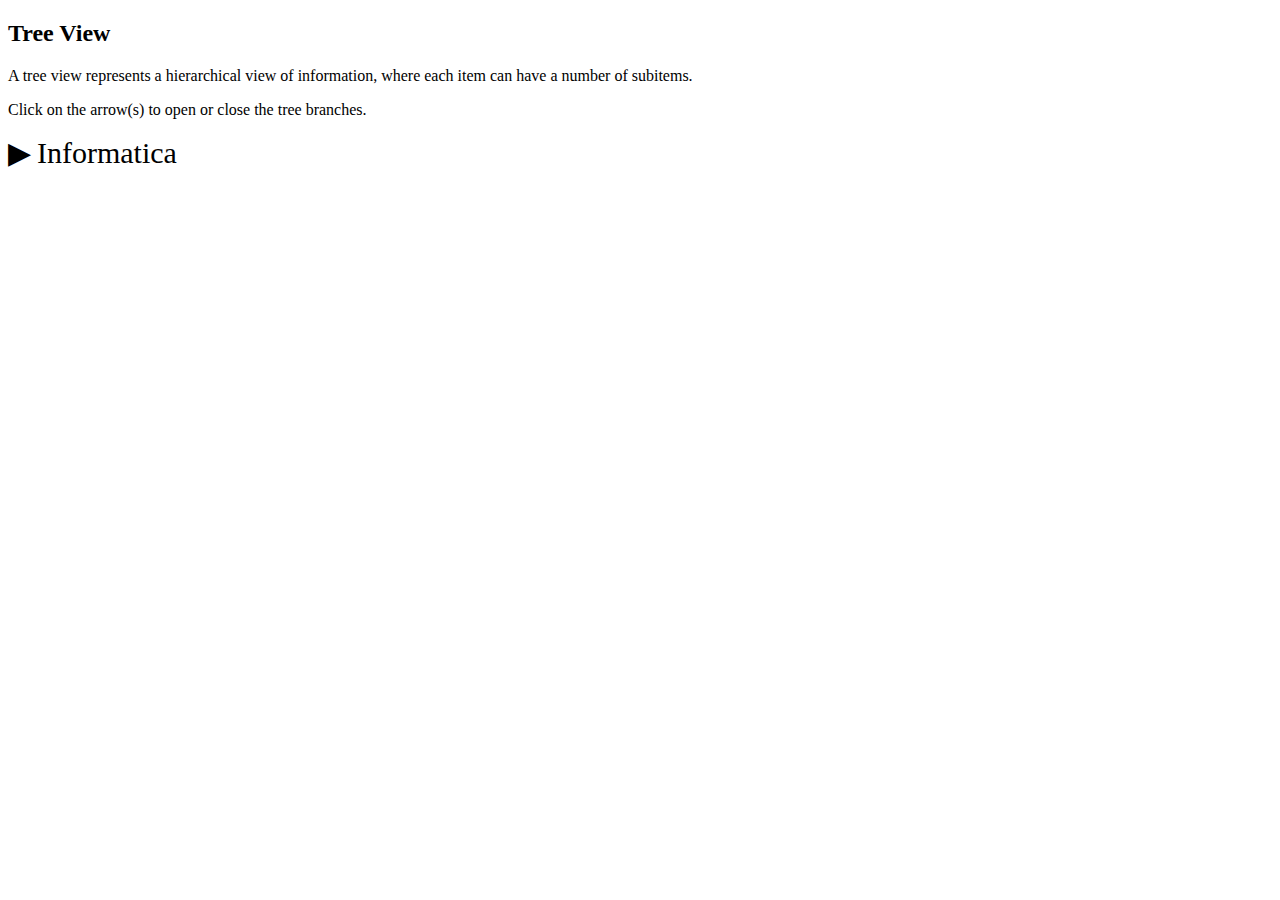
<file: manuale/doc/treeview/treeview_js.html>
<!DOCTYPE html>
<html>

<head>
  <meta name="viewport" content="width=device-width, initial-scale=1">
  <style>
    ul,
    #myUL {
      list-style-type: none;
    }

    #myUL {
      margin: 0;
      padding: 0;
    }

    .caret {
      cursor: pointer;
      -webkit-user-select: none;
      /* Safari 3.1+ */
      -moz-user-select: none;
      /* Firefox 2+ */
      -ms-user-select: none;
      /* IE 10+ */
      user-select: none;
    }

    .caret::before {
      content: "\25B6";
      color: black;
      display: inline-block;
      margin-right: 6px;
    }

    .caret-down::before {
      -ms-transform: rotate(90deg);
      /* IE 9 */
      -webkit-transform: rotate(90deg);
      /* Safari */
      transform: rotate(90deg);
    }

    .nested {
      display: none;
    }

    .active {
      display: block;
    }
  </style>
</head>

<body>

  <h2>Tree View</h2>
  <p>A tree view represents a hierarchical view of information, where each item can have a number of subitems.</p>
  <p>Click on the arrow(s) to open or close the tree branches.</p>

  <ul id="myUL">
    <li><span class="caret" style="font-size: 30px;">Informatica</span>
      <ul class="nested">
        <div>Argomenti d'informatica</div>
        <li><span class="caret">C++</span></li>
        <li><span class="caret">Mysql</span>
          <ul class="nested">
            <div>Comandi MySql</div>
            <li><span class="caret">Creazione database</span></li>
            <ul class="nested">
              <div>Comandi per creare un databse</div>
            </ul>
            <li>
              <span class="caret">
                Selezione in un database
              </span>
              <ul class="nested">
                <div>
                  Descrizione della selezione in un database
                </div>
                <li>
                  <span class="caret">
                    SELECT
                  </span>
                  <ul class="nested">
                    <div>
                      Descrizione del comando SELECT
                    </div>
                    <div>
                      Questa sara la sintassi del comando SELECT
                    </div>
                    <li>
                      <span class="caret">
                        Esempi
                      </span>
                      <ul class="nested">
                        <div>
                          Esempio 1
                        </div>
                        <div>
                          Esempio 2
                        </div>
                      </ul>
                    </li>
                  </ul>
                </li>
              </ul>
            </li>
          </ul>
        </li>
      </ul>
    </li>
  </ul>
  </li>
  </ul>

  <script>
    var toggler = document.getElementsByClassName("caret");
    var i;

    for (i = 0; i < toggler.length; i++) {
      toggler[i].addEventListener("click", function () {
        this.parentElement.querySelector(".nested").classList.toggle("active");
        this.classList.toggle("caret-down");
      });
    }
  </script>

</body>

</html>
</file>
<file: sito_cooperativa/css/mystyle.css>
@font-face{
font-family: 'tesla';
src: url('../font/tesla.ttf') format('truetype');
}
</file>
<file: sito_cooperativa/css/grayscale.min.css>
/*!
 * Start Bootstrap - Grayscale v5.0.9 (https://startbootstrap.com/template-overviews/grayscale)
 * Copyright 2013-2019 Start Bootstrap
 * Licensed under MIT (https://github.com/BlackrockDigital/startbootstrap-grayscale/blob/master/LICENSE)
 */#mainNav{min-height:56px;background-color:#fff}#mainNav .navbar-toggler{font-size:80%;padding:.75rem;color:#64a19d;border:1px solid #64a19d}#mainNav .navbar-toggler:focus{outline:0}#mainNav .navbar-brand{color:#161616;font-weight:700;padding:.9rem 0}#mainNav .navbar-nav .nav-item:hover{color:fade(white,80%);outline:0;background-color:transparent}#mainNav .navbar-nav .nav-item:active,#mainNav .navbar-nav .nav-item:focus{outline:0;background-color:transparent}@media (min-width:992px){#mainNav{padding-top:0;padding-bottom:0;border-bottom:none;background-color:transparent;transition:background-color .3s ease-in-out}#mainNav .navbar-brand{padding:.5rem 0;color:rgb(255,255,255)}#mainNav .nav-link{transition:none;padding:2rem 1.5rem;color:rgb(255,255,255)}#mainNav .nav-link:hover{color:rgba(255,255,255,.75)}#mainNav .nav-link:active{color:#fff}#mainNav.navbar-shrink{background-color:#fff}#mainNav.navbar-shrink .navbar-brand{color:#161616}#mainNav.navbar-shrink .nav-link{color:#161616;padding:1.5rem 1.5rem 1.25rem;border-bottom:.25rem solid transparent}#mainNav.navbar-shrink .nav-link:hover{color:#64a19d}#mainNav.navbar-shrink .nav-link:active{color:#467370}#mainNav.navbar-shrink .nav-link.active{color:#64a19d;outline:0;border-bottom:.25rem solid #64a19d}}.masthead{position:relative;width:100%;height:auto;min-height:35rem;padding:15rem 0;background:linear-gradient(to bottom,rgba(22,22,22,.3) 0,rgba(22,22,22,.7) 75%,#161616 100%),url(../img/bg-masthead.jpg);background-position:center;background-repeat:no-repeat;background-attachment:scroll;background-size:cover}.masthead h1{font-family:'Varela Round';font-size:2.5rem;line-height:2.5rem;letter-spacing:.8rem;background:-webkit-linear-gradient(rgba(255,255,255,1),rgba(255,255,255,0.6));-webkit-text-fill-color:transparent;-webkit-background-clip:text}.masthead h2{max-width:20rem;font-size:1rem}@media (min-width:768px){.masthead h1{font-size:4rem;line-height:4rem}}@media (min-width:992px){.masthead{height:100vh;padding:0}.masthead h1{font-size:6.5rem;line-height:6.5rem;letter-spacing:.8rem}.masthead h2{max-width:30rem;font-size:1.25rem}}.btn{box-shadow:0 .1875rem .1875rem 0 rgba(0,0,0,.1)!important;padding:1.25rem 2rem;font-family:'Varela Round';font-size:80%;text-transform:uppercase;letter-spacing:.15rem;border:0}.btn-primary{background-color:#64a19d}.btn-primary:hover{background-color:#4f837f}.btn-primary:focus{background-color:#4f837f;color:#fff}.btn-primary:active{background-color:#467370!important}.about-section{padding-top:10rem;background:linear-gradient(to bottom,#161616 0,rgba(22,22,22,.9) 75%,rgba(22,22,22,.8) 100%)}.about-section p{margin-bottom:5rem}.projects-section{padding:10rem 0}.projects-section .featured-text{padding:2rem}@media (min-width:992px){.projects-section .featured-text{padding:0 0 0 2rem;border-left:.5rem solid #64a19d}}.projects-section .project-text{padding:3rem;font-size:90%}@media (min-width:992px){.projects-section .project-text{padding:5rem}.projects-section .project-text hr{border-color:#64a19d;border-width:.25rem;width:30%}}.signup-section{padding:10rem 0;background:linear-gradient(to bottom,rgba(22,22,22,.1) 0,rgba(22,22,22,.5) 75%,#161616 100%),url(../img/bg-signup.jpg);background-position:center;background-repeat:no-repeat;background-attachment:scroll;background-size:cover}.signup-section .form-inline input{box-shadow:0 .1875rem .1875rem 0 rgba(0,0,0,.1)!important;padding:1.25rem 2rem;height:auto;font-family:'Varela Round';font-size:80%;text-transform:uppercase;letter-spacing:.15rem;border:0}.contact-section{padding:5rem 0 0}.contact-section .card{border:0;border-bottom:.25rem solid #64a19d}.contact-section .card h4{font-size:.8rem;font-family:'Varela Round';text-transform:uppercase;letter-spacing:.15rem}.contact-section .card hr{border-color:#64a19d;border-width:.25rem;width:3rem}.contact-section .social{margin-top:5rem}.contact-section .social a{text-align:center;height:3rem;width:3rem;background:rgba(255,255,255,.1);border-radius:100%;line-height:3rem;color:rgba(255,255,255,.3)}.contact-section .social a:hover{color:rgba(255,255,255,.5)}.contact-section .social a:active{color:#fff}body{font-family:Nunito;letter-spacing:.0625em}a{color:#64a19d}a:focus,a:hover{text-decoration:none;color:#3c6360}.bg-black{background-color:#161616!important}.bg-primary{background-color:#64a19d!important}.text-primary{color:#64a19d!important}footer{padding:5rem 0}
</file>
